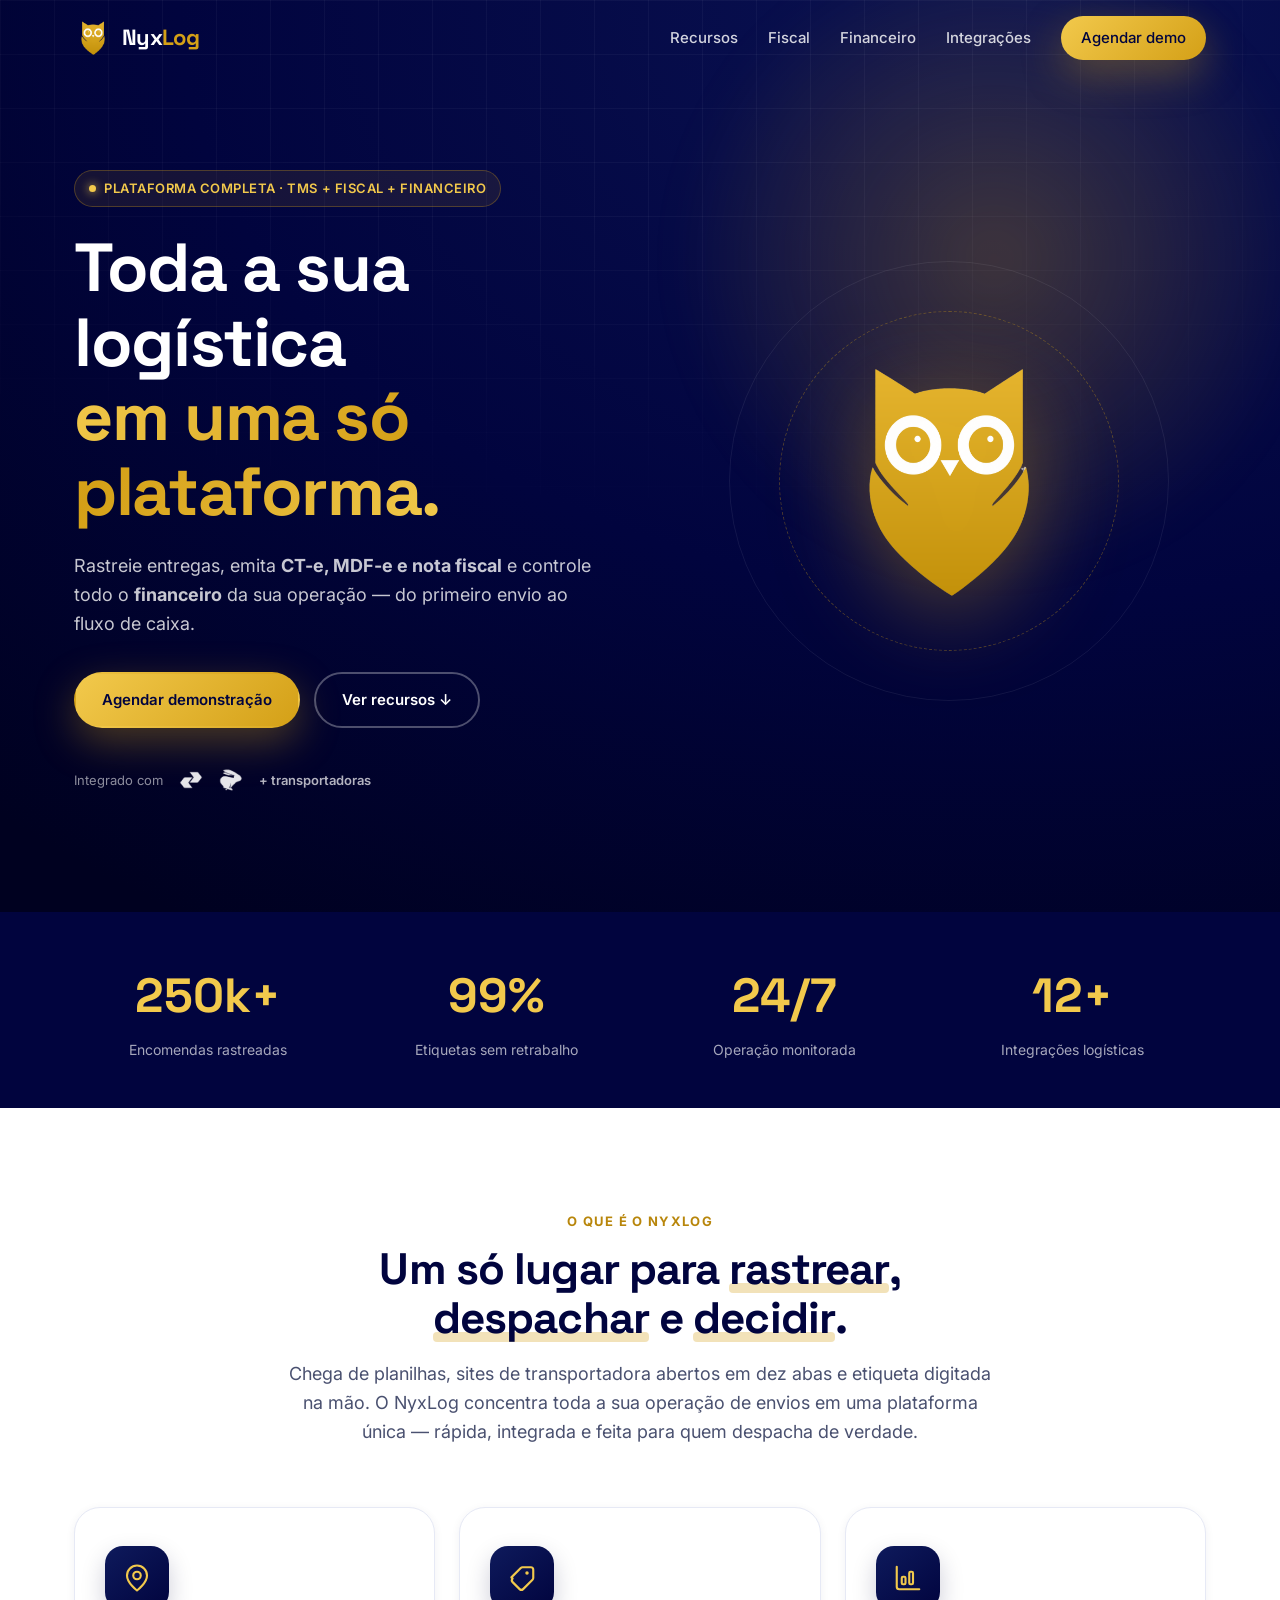
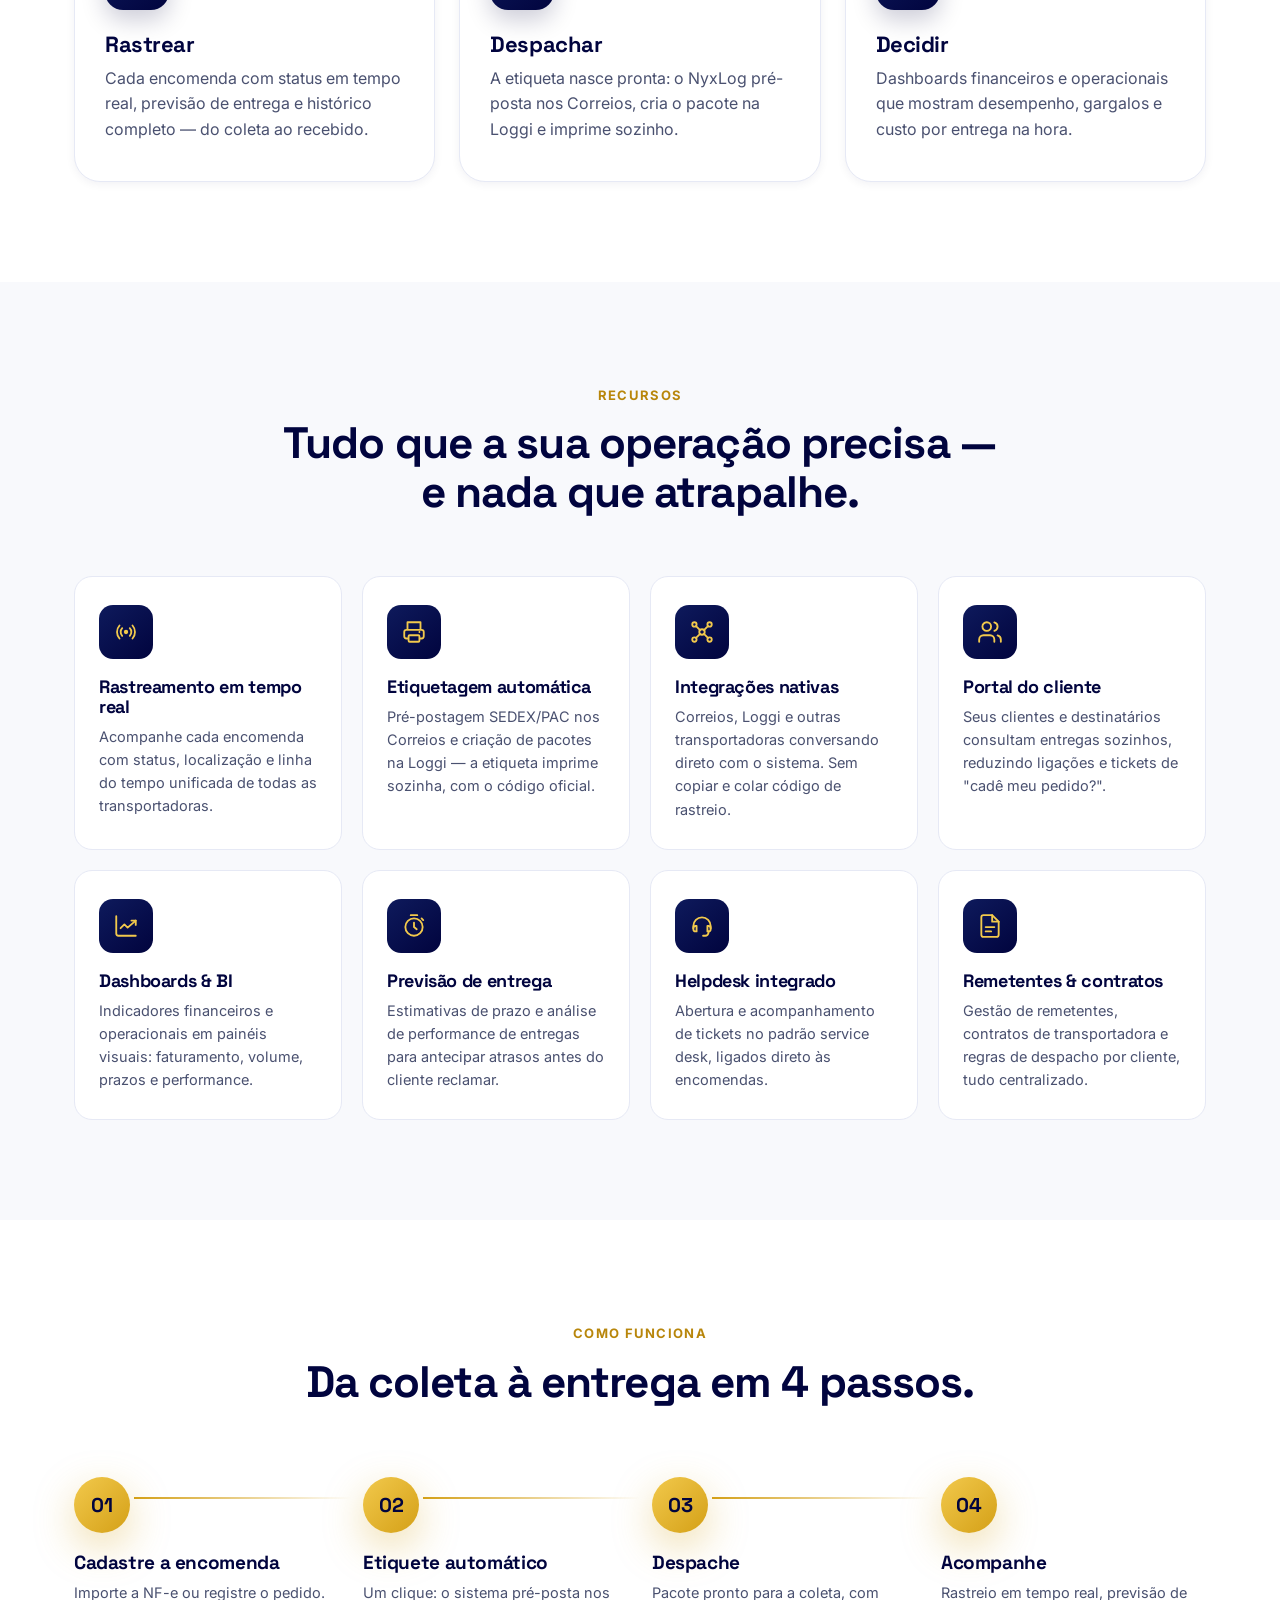
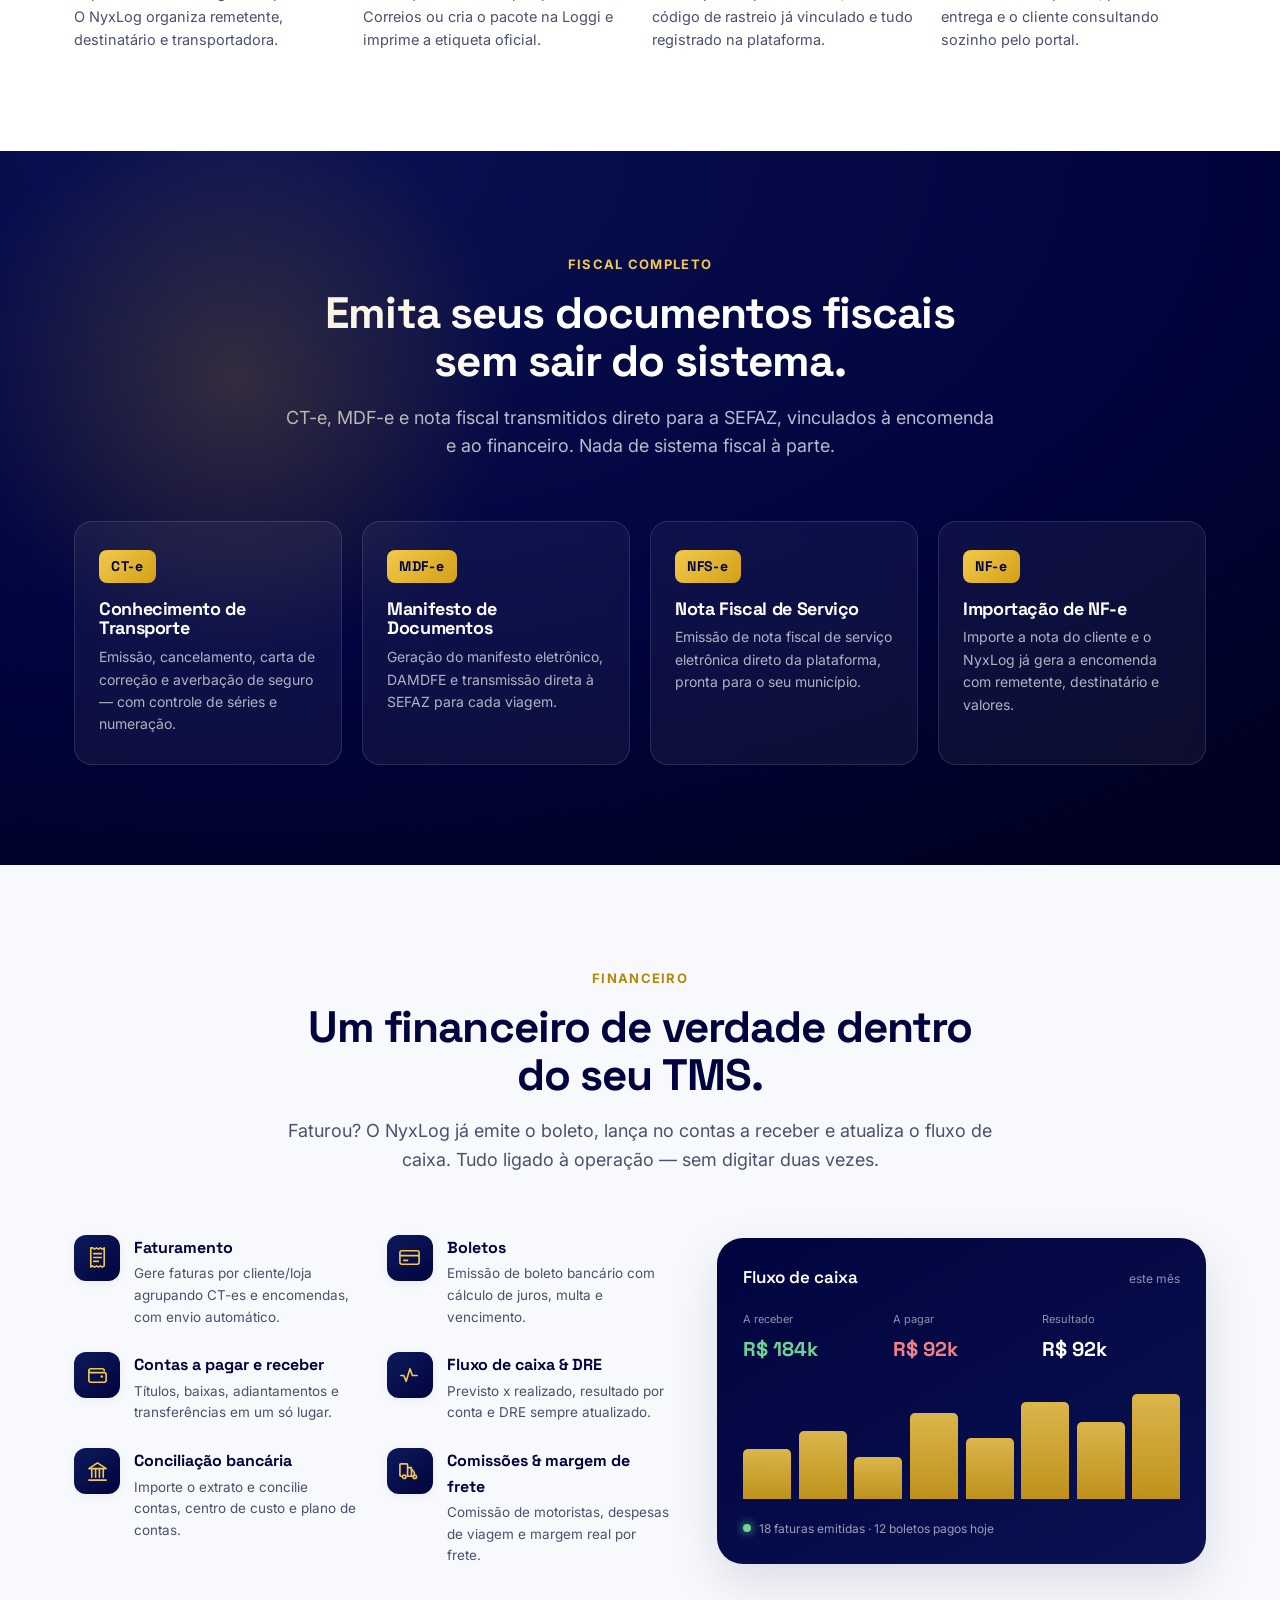
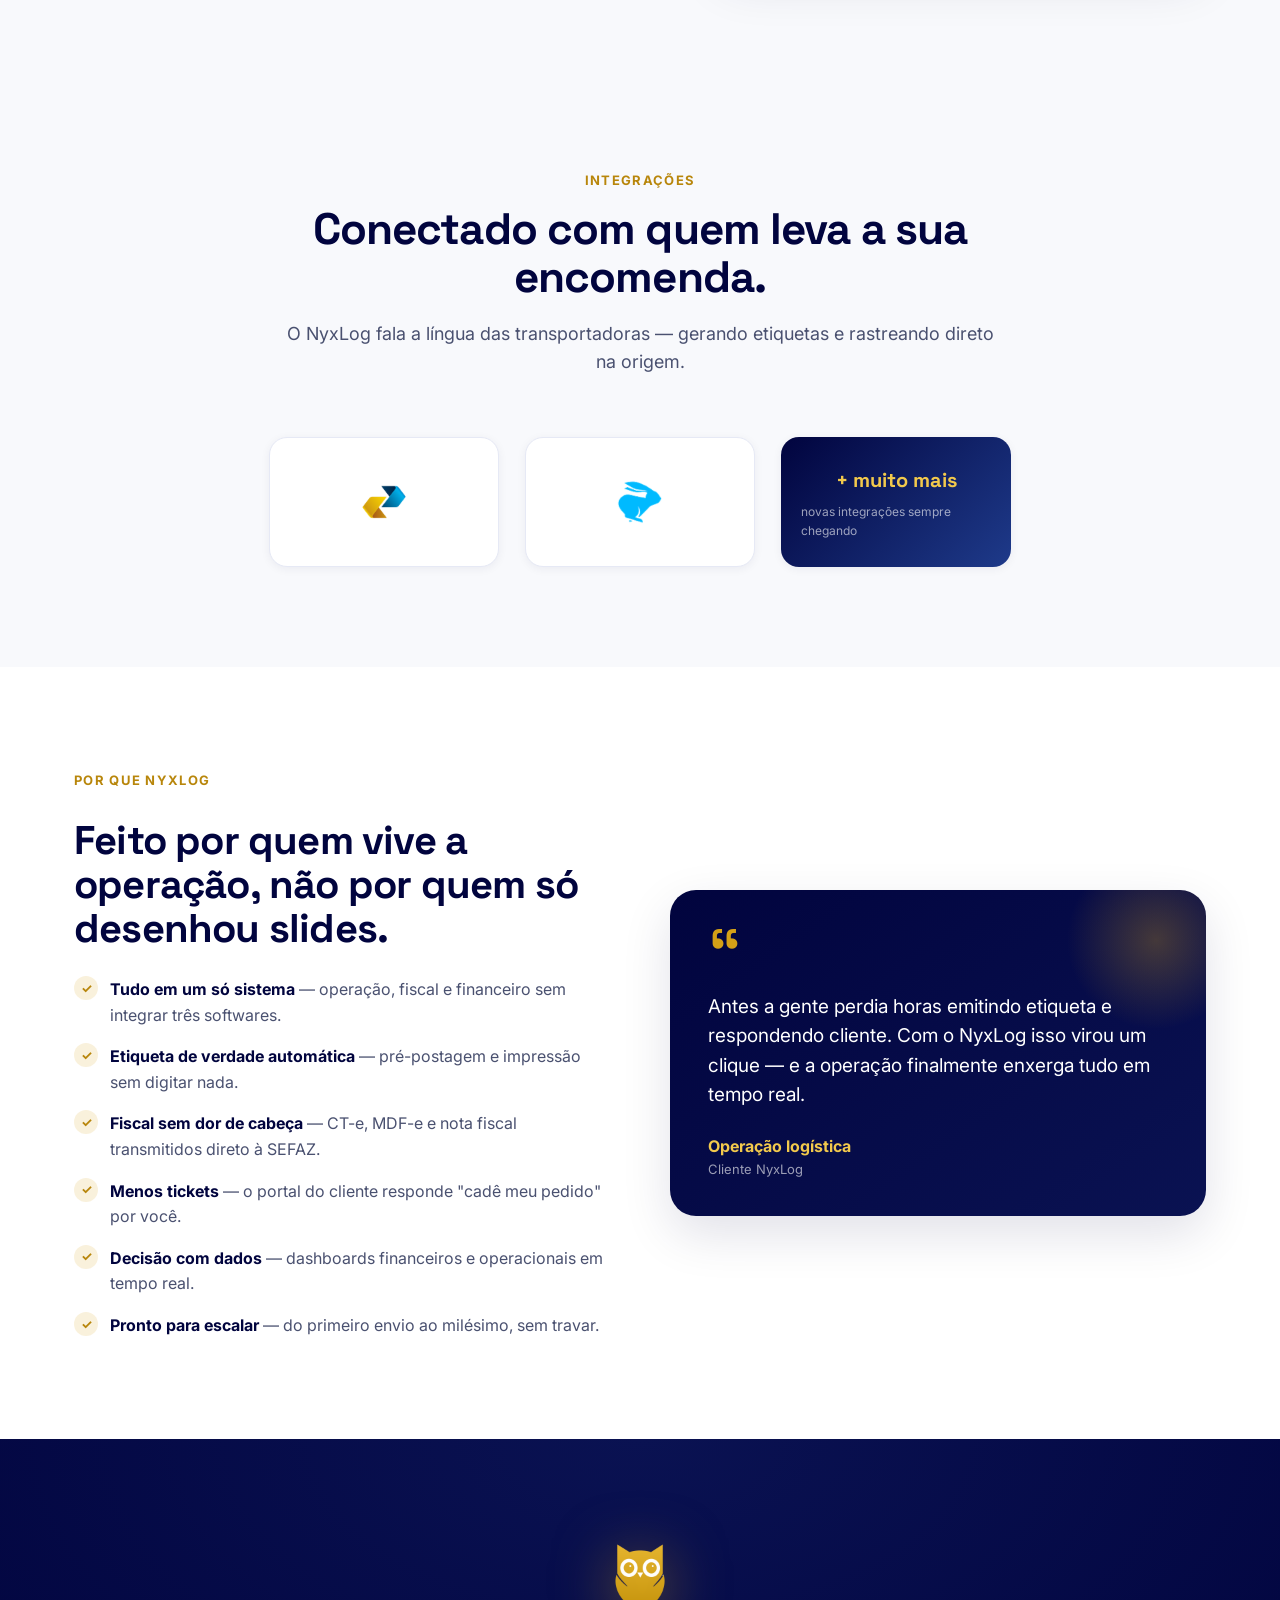
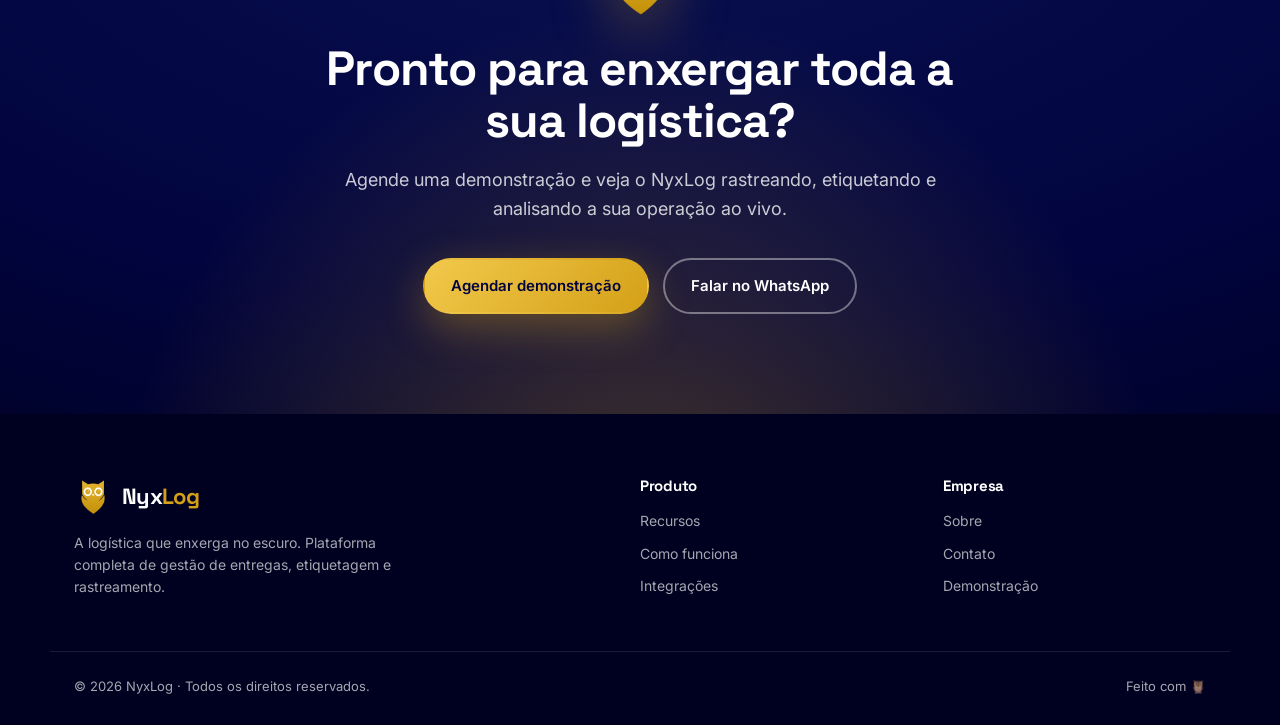
<file: index.html>
<!DOCTYPE html>
<html lang="pt-BR">
<head>
  <meta charset="UTF-8" />
  <meta name="viewport" content="width=device-width, initial-scale=1.0" />
  <title>NyxLog — Plataforma de Gestão Logística que enxerga no escuro</title>
  <meta name="description" content="NyxLog é o TMS que rastreia, despacha e decide por você. Etiquetagem automática nos Correios e Loggi, portal do cliente, dashboards e previsão de entrega." />

  <!-- Open Graph -->
  <meta property="og:title" content="NyxLog — Gestão Logística inteligente" />
  <meta property="og:description" content="Rastreie, despache e decida. Etiquetas automáticas, integração com transportadoras, dashboards e portal do cliente." />
  <meta property="og:type" content="website" />
  <meta property="og:url" content="https://www.nyxlog.com.br/" />
  <meta property="og:site_name" content="NyxLog" />
  <meta property="og:locale" content="pt_BR" />
  <meta property="og:image" content="https://www.nyxlog.com.br/assets/owl-gold.png" />

  <link rel="canonical" href="https://www.nyxlog.com.br/" />
  <script type="application/ld+json">
  {
    "@context": "https://schema.org",
    "@type": "Organization",
    "name": "NyxLog",
    "url": "https://www.nyxlog.com.br/",
    "logo": "https://www.nyxlog.com.br/assets/owl-gold.png",
    "description": "Plataforma de gestão logística: rastreamento, etiquetagem automática, fiscal (CT-e, MDF-e, NFS-e) e financeiro."
  }
  </script>

  <link rel="icon" href="assets/favicon.png" type="image/png" />
  <link rel="preconnect" href="https://fonts.googleapis.com" />
  <link rel="preconnect" href="https://fonts.gstatic.com" crossorigin />
  <link href="https://fonts.googleapis.com/css2?family=Inter:wght@400;500;600;700&family=Space+Grotesk:wght@500;600;700&display=swap" rel="stylesheet" />
  <link rel="stylesheet" href="styles.css" />
</head>
<body>

  <!-- ===================== HEADER ===================== -->
  <header class="site-header" id="header">
    <div class="container header-inner">
      <a href="#hero" class="brand" aria-label="NyxLog - início">
        <img src="assets/owl-gold.png" alt="" class="brand-owl" />
        <span class="brand-name">Nyx<span class="brand-accent">Log</span></span>
      </a>

      <nav class="nav" id="nav">
        <a href="#recursos">Recursos</a>
        <a href="#fiscal">Fiscal</a>
        <a href="#financeiro">Financeiro</a>
        <a href="#integracoes">Integrações</a>
        <a href="#contato" class="nav-cta">Agendar demo</a>
      </nav>

      <button class="menu-toggle" id="menuToggle" aria-label="Abrir menu">
        <span></span><span></span><span></span>
      </button>
    </div>
  </header>

  <!-- ===================== HERO ===================== -->
  <section class="hero" id="hero">
    <div class="hero-glow"></div>
    <div class="hero-grid"></div>
    <div class="container hero-inner">
      <div class="hero-copy">
        <span class="eyebrow"><span class="dot"></span> Plataforma completa · TMS + Fiscal + Financeiro</span>
        <h1>Toda a sua logística<br><span class="grad">em uma só plataforma.</span></h1>
        <p class="hero-sub">
          Rastreie entregas, emita <b>CT-e, MDF-e e nota fiscal</b> e controle
          todo o <b>financeiro</b> da sua operação — do primeiro envio ao fluxo de caixa.
        </p>
        <div class="hero-actions">
          <a href="#contato" class="btn btn-gold">Agendar demonstração</a>
          <a href="#recursos" class="btn btn-ghost">Ver recursos ↓</a>
        </div>
        <div class="hero-trust">
          <span>Integrado com</span>
          <img src="assets/correios.png" alt="Correios" />
          <img src="assets/loggi.png" alt="Loggi" />
          <span class="more">+ transportadoras</span>
        </div>
      </div>

      <div class="hero-visual">
        <div class="owl-stage">
          <div class="owl-ring"></div>
          <div class="owl-ring ring2"></div>
          <img src="assets/owl-gold.png" alt="Coruja NyxLog" class="hero-owl" />
        </div>
      </div>
    </div>
  </section>

  <!-- ===================== STATS ===================== -->
  <section class="stats">
    <div class="container stats-grid">
      <div class="stat"><div class="stat-num" data-target="250" data-suffix="k+">0</div><div class="stat-label">Encomendas rastreadas</div></div>
      <div class="stat"><div class="stat-num" data-target="99" data-suffix="%">0</div><div class="stat-label">Etiquetas sem retrabalho</div></div>
      <div class="stat"><div class="stat-num" data-target="24" data-suffix="/7">0</div><div class="stat-label">Operação monitorada</div></div>
      <div class="stat"><div class="stat-num" data-target="12" data-suffix="+">0</div><div class="stat-label">Integrações logísticas</div></div>
    </div>
  </section>

  <!-- ===================== PRODUTO ===================== -->
  <section class="section" id="produto">
    <div class="container">
      <div class="section-head">
        <span class="kicker">O que é o NyxLog</span>
        <h2>Um só lugar para <span class="u">rastrear</span>, <span class="u">despachar</span> e <span class="u">decidir</span>.</h2>
        <p class="lead">
          Chega de planilhas, sites de transportadora abertos em dez abas e etiqueta
          digitada na mão. O NyxLog concentra toda a sua operação de envios em uma
          plataforma única — rápida, integrada e feita para quem despacha de verdade.
        </p>
      </div>

      <div class="pillars">
        <article class="pillar">
          <div class="pillar-ico"><svg viewBox="0 0 24 24" fill="none" stroke="currentColor" stroke-width="1.7" stroke-linecap="round" stroke-linejoin="round"><path d="M20 10c0 6-8 12-8 12s-8-6-8-12a8 8 0 0 1 16 0Z"/><circle cx="12" cy="10" r="3"/></svg></div>
          <h3>Rastrear</h3>
          <p>Cada encomenda com status em tempo real, previsão de entrega e histórico completo — do coleta ao recebido.</p>
        </article>
        <article class="pillar">
          <div class="pillar-ico"><svg viewBox="0 0 24 24" fill="none" stroke="currentColor" stroke-width="1.7" stroke-linecap="round" stroke-linejoin="round"><path d="M3.5 11.5 11 4a2 2 0 0 1 1.4-.6H19a2 2 0 0 1 2 2v6.6a2 2 0 0 1-.6 1.4l-7.5 7.5a2 2 0 0 1-2.8 0l-5.6-5.6a2 2 0 0 1 0-2.8Z"/><circle cx="16" cy="8" r="1.4" fill="currentColor" stroke="none"/></svg></div>
          <h3>Despachar</h3>
          <p>A etiqueta nasce pronta: o NyxLog pré-posta nos Correios, cria o pacote na Loggi e imprime sozinho.</p>
        </article>
        <article class="pillar">
          <div class="pillar-ico"><svg viewBox="0 0 24 24" fill="none" stroke="currentColor" stroke-width="1.7" stroke-linecap="round" stroke-linejoin="round"><path d="M3 3v16a2 2 0 0 0 2 2h16"/><rect x="7" y="11" width="3" height="6" rx="1"/><rect x="13" y="7" width="3" height="10" rx="1"/></svg></div>
          <h3>Decidir</h3>
          <p>Dashboards financeiros e operacionais que mostram desempenho, gargalos e custo por entrega na hora.</p>
        </article>
      </div>
    </div>
  </section>

  <!-- ===================== RECURSOS ===================== -->
  <section class="section section-alt" id="recursos">
    <div class="container">
      <div class="section-head">
        <span class="kicker">Recursos</span>
        <h2>Tudo que a sua operação precisa — e nada que atrapalhe.</h2>
      </div>

      <div class="features">
        <article class="feature">
          <div class="feat-ico"><svg viewBox="0 0 24 24" fill="none" stroke="currentColor" stroke-width="1.7" stroke-linecap="round" stroke-linejoin="round"><circle cx="12" cy="12" r="2" fill="currentColor" stroke="none"/><path d="M8.5 8.5a5 5 0 0 0 0 7M15.5 15.5a5 5 0 0 0 0-7M6 6a9 9 0 0 0 0 12M18 18a9 9 0 0 0 0-12"/></svg></div>
          <h3>Rastreamento em tempo real</h3>
          <p>Acompanhe cada encomenda com status, localização e linha do tempo unificada de todas as transportadoras.</p>
        </article>
        <article class="feature">
          <div class="feat-ico"><svg viewBox="0 0 24 24" fill="none" stroke="currentColor" stroke-width="1.7" stroke-linecap="round" stroke-linejoin="round"><path d="M6 9V3h12v6"/><path d="M6 18H5a2 2 0 0 1-2-2v-4a2 2 0 0 1 2-2h14a2 2 0 0 1 2 2v4a2 2 0 0 1-2 2h-1"/><rect x="7" y="15" width="10" height="6" rx="1"/><path d="M17 12h.01"/></svg></div>
          <h3>Etiquetagem automática</h3>
          <p>Pré-postagem SEDEX/PAC nos Correios e criação de pacotes na Loggi — a etiqueta imprime sozinha, com o código oficial.</p>
        </article>
        <article class="feature">
          <div class="feat-ico"><svg viewBox="0 0 24 24" fill="none" stroke="currentColor" stroke-width="1.7" stroke-linecap="round" stroke-linejoin="round"><circle cx="12" cy="12" r="2.5"/><circle cx="5" cy="5" r="2"/><circle cx="19" cy="5" r="2"/><circle cx="5" cy="19" r="2"/><circle cx="19" cy="19" r="2"/><path d="m6.5 6.5 3.7 3.7M17.5 6.5l-3.7 3.7M6.5 17.5l3.7-3.7M17.5 17.5l-3.7-3.7"/></svg></div>
          <h3>Integrações nativas</h3>
          <p>Correios, Loggi e outras transportadoras conversando direto com o sistema. Sem copiar e colar código de rastreio.</p>
        </article>
        <article class="feature">
          <div class="feat-ico"><svg viewBox="0 0 24 24" fill="none" stroke="currentColor" stroke-width="1.7" stroke-linecap="round" stroke-linejoin="round"><path d="M16 21v-2a4 4 0 0 0-4-4H6a4 4 0 0 0-4 4v2"/><circle cx="9" cy="7" r="4"/><path d="M22 21v-2a4 4 0 0 0-3-3.87"/><path d="M16 3.13a4 4 0 0 1 0 7.75"/></svg></div>
          <h3>Portal do cliente</h3>
          <p>Seus clientes e destinatários consultam entregas sozinhos, reduzindo ligações e tickets de "cadê meu pedido?".</p>
        </article>
        <article class="feature">
          <div class="feat-ico"><svg viewBox="0 0 24 24" fill="none" stroke="currentColor" stroke-width="1.7" stroke-linecap="round" stroke-linejoin="round"><path d="M3 3v16a2 2 0 0 0 2 2h16"/><path d="m7 14 3.5-3.5 3 3L21 7"/><path d="M21 11V7h-4"/></svg></div>
          <h3>Dashboards & BI</h3>
          <p>Indicadores financeiros e operacionais em painéis visuais: faturamento, volume, prazos e performance.</p>
        </article>
        <article class="feature">
          <div class="feat-ico"><svg viewBox="0 0 24 24" fill="none" stroke="currentColor" stroke-width="1.7" stroke-linecap="round" stroke-linejoin="round"><circle cx="12" cy="13" r="8"/><path d="M12 9v4l2.5 2"/><path d="M9 2h6"/><path d="m19 5 1.5 1.5"/></svg></div>
          <h3>Previsão de entrega</h3>
          <p>Estimativas de prazo e análise de performance de entregas para antecipar atrasos antes do cliente reclamar.</p>
        </article>
        <article class="feature">
          <div class="feat-ico"><svg viewBox="0 0 24 24" fill="none" stroke="currentColor" stroke-width="1.7" stroke-linecap="round" stroke-linejoin="round"><path d="M4 14v-2a8 8 0 0 1 16 0v2"/><path d="M20 15a2 2 0 0 1-2 2h-1v-5h1a2 2 0 0 1 2 2Z"/><path d="M4 15a2 2 0 0 0 2 2h1v-5H6a2 2 0 0 0-2 2Z"/><path d="M18 17v1a3 3 0 0 1-3 3h-2"/></svg></div>
          <h3>Helpdesk integrado</h3>
          <p>Abertura e acompanhamento de tickets no padrão service desk, ligados direto às encomendas.</p>
        </article>
        <article class="feature">
          <div class="feat-ico"><svg viewBox="0 0 24 24" fill="none" stroke="currentColor" stroke-width="1.7" stroke-linecap="round" stroke-linejoin="round"><path d="M14 2H6a2 2 0 0 0-2 2v16a2 2 0 0 0 2 2h12a2 2 0 0 0 2-2V8Z"/><path d="M14 2v6h6"/><path d="M8 13h8M8 17h5"/></svg></div>
          <h3>Remetentes & contratos</h3>
          <p>Gestão de remetentes, contratos de transportadora e regras de despacho por cliente, tudo centralizado.</p>
        </article>
      </div>
    </div>
  </section>

  <!-- ===================== COMO FUNCIONA ===================== -->
  <section class="section" id="como">
    <div class="container">
      <div class="section-head">
        <span class="kicker">Como funciona</span>
        <h2>Da coleta à entrega em 4 passos.</h2>
      </div>

      <div class="steps">
        <div class="step">
          <div class="step-num">01</div>
          <h3>Cadastre a encomenda</h3>
          <p>Importe a NF-e ou registre o pedido. O NyxLog organiza remetente, destinatário e transportadora.</p>
        </div>
        <div class="step">
          <div class="step-num">02</div>
          <h3>Etiquete automático</h3>
          <p>Um clique: o sistema pré-posta nos Correios ou cria o pacote na Loggi e imprime a etiqueta oficial.</p>
        </div>
        <div class="step">
          <div class="step-num">03</div>
          <h3>Despache</h3>
          <p>Pacote pronto para a coleta, com código de rastreio já vinculado e tudo registrado na plataforma.</p>
        </div>
        <div class="step">
          <div class="step-num">04</div>
          <h3>Acompanhe</h3>
          <p>Rastreio em tempo real, previsão de entrega e o cliente consultando sozinho pelo portal.</p>
        </div>
      </div>
    </div>
  </section>

  <!-- ===================== FISCAL ===================== -->
  <section class="fiscal" id="fiscal">
    <div class="fiscal-glow"></div>
    <div class="container">
      <div class="section-head section-head-light">
        <span class="kicker kicker-gold">Fiscal completo</span>
        <h2>Emita seus documentos fiscais <br>sem sair do sistema.</h2>
        <p class="lead lead-light">
          CT-e, MDF-e e nota fiscal transmitidos direto para a SEFAZ, vinculados
          à encomenda e ao financeiro. Nada de sistema fiscal à parte.
        </p>
      </div>

      <div class="fiscal-grid">
        <article class="fiscal-card">
          <div class="fiscal-tag">CT-e</div>
          <h3>Conhecimento de Transporte</h3>
          <p>Emissão, cancelamento, carta de correção e averbação de seguro — com controle de séries e numeração.</p>
        </article>
        <article class="fiscal-card">
          <div class="fiscal-tag">MDF-e</div>
          <h3>Manifesto de Documentos</h3>
          <p>Geração do manifesto eletrônico, DAMDFE e transmissão direta à SEFAZ para cada viagem.</p>
        </article>
        <article class="fiscal-card">
          <div class="fiscal-tag">NFS-e</div>
          <h3>Nota Fiscal de Serviço</h3>
          <p>Emissão de nota fiscal de serviço eletrônica direto da plataforma, pronta para o seu município.</p>
        </article>
        <article class="fiscal-card">
          <div class="fiscal-tag">NF-e</div>
          <h3>Importação de NF-e</h3>
          <p>Importe a nota do cliente e o NyxLog já gera a encomenda com remetente, destinatário e valores.</p>
        </article>
      </div>
    </div>
  </section>

  <!-- ===================== FINANCEIRO ===================== -->
  <section class="section section-alt" id="financeiro">
    <div class="container">
      <div class="section-head">
        <span class="kicker">Financeiro</span>
        <h2>Um financeiro de verdade dentro do seu TMS.</h2>
        <p class="lead">Faturou? O NyxLog já emite o boleto, lança no contas a receber e atualiza o fluxo de caixa. Tudo ligado à operação — sem digitar duas vezes.</p>
      </div>

      <div class="fin-wrap">
        <div class="fin-list">
          <div class="fin-item"><span class="fin-ico"><svg viewBox="0 0 24 24" fill="none" stroke="currentColor" stroke-width="1.7" stroke-linecap="round" stroke-linejoin="round"><path d="M5 2v20l2-1.3L9 22l2-1.3L13 22l2-1.3L17 22l2-1.3V2l-2 1.3L15 2l-2 1.3L11 2 9 3.3 7 2Z"/><path d="M8 8h8M8 12h8M8 16h5"/></svg></span><div><b>Faturamento</b><p>Gere faturas por cliente/loja agrupando CT-es e encomendas, com envio automático.</p></div></div>
          <div class="fin-item"><span class="fin-ico"><svg viewBox="0 0 24 24" fill="none" stroke="currentColor" stroke-width="1.7" stroke-linecap="round" stroke-linejoin="round"><rect x="2" y="5" width="20" height="14" rx="2"/><path d="M2 10h20"/><path d="M6 15h4"/></svg></span><div><b>Boletos</b><p>Emissão de boleto bancário com cálculo de juros, multa e vencimento.</p></div></div>
          <div class="fin-item"><span class="fin-ico"><svg viewBox="0 0 24 24" fill="none" stroke="currentColor" stroke-width="1.7" stroke-linecap="round" stroke-linejoin="round"><path d="M3 7a2 2 0 0 1 2-2h12a2 2 0 0 1 2 2"/><path d="M3 7v10a2 2 0 0 0 2 2h14a2 2 0 0 0 2-2v-6a2 2 0 0 0-2-2H5a2 2 0 0 1-2-2Z"/><circle cx="16.5" cy="13" r="1.3" fill="currentColor" stroke="none"/></svg></span><div><b>Contas a pagar e receber</b><p>Títulos, baixas, adiantamentos e transferências em um só lugar.</p></div></div>
          <div class="fin-item"><span class="fin-ico"><svg viewBox="0 0 24 24" fill="none" stroke="currentColor" stroke-width="1.7" stroke-linecap="round" stroke-linejoin="round"><path d="M3 12h3l2.5 6 4-13 2.5 7h5"/></svg></span><div><b>Fluxo de caixa & DRE</b><p>Previsto x realizado, resultado por conta e DRE sempre atualizado.</p></div></div>
          <div class="fin-item"><span class="fin-ico"><svg viewBox="0 0 24 24" fill="none" stroke="currentColor" stroke-width="1.7" stroke-linecap="round" stroke-linejoin="round"><path d="m3 9 9-6 9 6"/><path d="M4 9h16"/><path d="M6 9v9M10 9v9M14 9v9M18 9v9"/><path d="M3 21h18"/></svg></span><div><b>Conciliação bancária</b><p>Importe o extrato e concilie contas, centro de custo e plano de contas.</p></div></div>
          <div class="fin-item"><span class="fin-ico"><svg viewBox="0 0 24 24" fill="none" stroke="currentColor" stroke-width="1.7" stroke-linecap="round" stroke-linejoin="round"><path d="M10 17V5a1 1 0 0 0-1-1H3a1 1 0 0 0-1 1v11a1 1 0 0 0 1 1h1"/><path d="M14 17h-4"/><path d="M15 17h1a1 1 0 0 0 1-1v-3l-2.5-3H14"/><path d="M10 8h4v9"/><circle cx="6.5" cy="17.5" r="1.8"/><circle cx="17.5" cy="17.5" r="1.8"/></svg></span><div><b>Comissões & margem de frete</b><p>Comissão de motoristas, despesas de viagem e margem real por frete.</p></div></div>
        </div>

        <div class="fin-visual">
          <div class="fin-dash">
            <div class="fin-dash-head"><span>Fluxo de caixa</span><em>este mês</em></div>
            <div class="fin-kpis">
              <div><small>A receber</small><strong class="up">R$ 184k</strong></div>
              <div><small>A pagar</small><strong class="down">R$ 92k</strong></div>
              <div><small>Resultado</small><strong>R$ 92k</strong></div>
            </div>
            <div class="fin-chart">
              <span style="--h:45%"></span><span style="--h:62%"></span><span style="--h:38%"></span>
              <span style="--h:78%"></span><span style="--h:55%"></span><span style="--h:88%"></span>
              <span style="--h:70%"></span><span style="--h:95%"></span>
            </div>
            <div class="fin-dash-foot"><span class="pulse-ok"></span> 18 faturas emitidas · 12 boletos pagos hoje</div>
          </div>
        </div>
      </div>
    </div>
  </section>

  <!-- ===================== INTEGRAÇÕES ===================== -->
  <section class="section section-alt" id="integracoes">
    <div class="container">
      <div class="section-head">
        <span class="kicker">Integrações</span>
        <h2>Conectado com quem leva a sua encomenda.</h2>
        <p class="lead">O NyxLog fala a língua das transportadoras — gerando etiquetas e rastreando direto na origem.</p>
      </div>
      <div class="integra-logos">
        <div class="integra-card"><img src="assets/correios.png" alt="Correios" /></div>
        <div class="integra-card"><img src="assets/loggi.png" alt="Loggi" /></div>
        <div class="integra-card more-card"><span>+ muito mais</span><small>novas integrações sempre chegando</small></div>
      </div>
    </div>
  </section>

  <!-- ===================== DIFERENCIAIS ===================== -->
  <section class="section">
    <div class="container why-wrap">
      <div class="why-copy">
        <span class="kicker">Por que NyxLog</span>
        <h2>Feito por quem vive a operação, não por quem só desenhou slides.</h2>
        <ul class="why-list">
          <li><b>Tudo em um só sistema</b> — operação, fiscal e financeiro sem integrar três softwares.</li>
          <li><b>Etiqueta de verdade automática</b> — pré-postagem e impressão sem digitar nada.</li>
          <li><b>Fiscal sem dor de cabeça</b> — CT-e, MDF-e e nota fiscal transmitidos direto à SEFAZ.</li>
          <li><b>Menos tickets</b> — o portal do cliente responde "cadê meu pedido" por você.</li>
          <li><b>Decisão com dados</b> — dashboards financeiros e operacionais em tempo real.</li>
          <li><b>Pronto para escalar</b> — do primeiro envio ao milésimo, sem travar.</li>
        </ul>
      </div>
      <div class="why-visual">
        <blockquote class="quote">
          <div class="quote-mark">“</div>
          <p>Antes a gente perdia horas emitindo etiqueta e respondendo cliente. Com o NyxLog isso virou um clique — e a operação finalmente enxerga tudo em tempo real.</p>
          <footer><b>Operação logística</b><span>Cliente NyxLog</span></footer>
        </blockquote>
      </div>
    </div>
  </section>

  <!-- ===================== CTA / CONTATO ===================== -->
  <section class="cta" id="contato">
    <div class="cta-glow"></div>
    <div class="container cta-inner">
      <img src="assets/owl-gold.png" alt="" class="cta-owl" />
      <h2>Pronto para enxergar toda a sua logística?</h2>
      <p>Agende uma demonstração e veja o NyxLog rastreando, etiquetando e analisando a sua operação ao vivo.</p>
      <div class="cta-actions">
        <a href="mailto:igor@nyxlog.com.br?subject=Quero%20uma%20demonstra%C3%A7%C3%A3o%20do%20NyxLog" class="btn btn-gold">Agendar demonstração</a>
        <a href="https://wa.me/5511987356382?text=Ol%C3%A1!%20Quero%20conhecer%20o%20NyxLog" class="btn btn-outline" target="_blank" rel="noopener">Falar no WhatsApp</a>
      </div>
    </div>
  </section>

  <!-- ===================== FOOTER ===================== -->
  <footer class="footer">
    <div class="container footer-inner">
      <div class="footer-brand">
        <a href="#hero" class="brand">
          <img src="assets/owl-gold.png" alt="" class="brand-owl" />
          <span class="brand-name">Nyx<span class="brand-accent">Log</span></span>
        </a>
        <p>A logística que enxerga no escuro. Plataforma completa de gestão de entregas, etiquetagem e rastreamento.</p>
      </div>
      <div class="footer-col">
        <h4>Produto</h4>
        <a href="#recursos">Recursos</a>
        <a href="#como">Como funciona</a>
        <a href="#integracoes">Integrações</a>
      </div>
      <div class="footer-col">
        <h4>Empresa</h4>
        <a href="#produto">Sobre</a>
        <a href="#contato">Contato</a>
        <a href="#contato">Demonstração</a>
      </div>
    </div>
    <div class="container footer-bottom">
      <span>© <span id="year"></span> NyxLog · Todos os direitos reservados.</span>
      <span class="made">Feito com 🦉</span>
    </div>
  </footer>

  <script src="script.js"></script>
</body>
</html>
</file>
<file: styles.css>
/* ============================================================
   NyxLog — Site institucional
   Identidade: marinho profundo + dourado · mascote coruja
   ============================================================ */

:root {
  --ink:        #01043e;   /* marinho profundo */
  --ink-2:      #1e3a8a;   /* azul marca */
  --ink-soft:   #4a5170;
  --ink-mute:   #6b7394;

  --gold:       #d4a017;
  --gold-bright:#f2c94c;
  --gold-deep:  #b8860b;

  --surface:    #ffffff;
  --surface-1:  #f8f9fc;
  --surface-2:  #eef1fb;
  --border:     #e6e9f5;

  --ok:         #1e8449;

  --radius:     18px;
  --radius-lg:  26px;
  --shadow-sm:  0 2px 10px rgba(1,4,62,.06);
  --shadow-md:  0 18px 50px rgba(1,4,62,.12);
  --shadow-gold:0 14px 40px rgba(212,160,23,.35);

  --font-display: 'Space Grotesk', system-ui, sans-serif;
  --font-body:    'Inter', system-ui, -apple-system, sans-serif;
  --maxw: 1180px;
}

* { box-sizing: border-box; margin: 0; padding: 0; }
html { scroll-behavior: smooth; overflow-x: hidden; }
body {
  font-family: var(--font-body);
  color: var(--ink);
  background: var(--surface);
  line-height: 1.6;
  -webkit-font-smoothing: antialiased;
  overflow-x: hidden;
}
a { text-decoration: none; color: inherit; }
img { display: block; max-width: 100%; }
h1, h2, h3, h4 { font-family: var(--font-display); line-height: 1.1; letter-spacing: -.02em; }

.container { width: 100%; max-width: var(--maxw); margin: 0 auto; padding: 0 24px; }

/* ===================== BUTTONS ===================== */
.btn {
  display: inline-flex; align-items: center; justify-content: center;
  gap: 8px; font-weight: 600; font-size: 15px;
  padding: 14px 26px; border-radius: 999px;
  cursor: pointer; border: 2px solid transparent;
  transition: transform .2s ease, box-shadow .2s ease, background .2s ease, color .2s ease;
  white-space: nowrap;
}
.btn-gold {
  background: linear-gradient(135deg, var(--gold-bright), var(--gold));
  color: var(--ink); box-shadow: var(--shadow-gold);
}
.btn-gold:hover { transform: translateY(-3px); box-shadow: 0 20px 50px rgba(212,160,23,.5); }
.btn-ghost { background: transparent; color: #fff; border-color: rgba(255,255,255,.3); }
.btn-ghost:hover { background: rgba(255,255,255,.1); border-color: rgba(255,255,255,.6); }
.btn-outline { background: transparent; color: var(--ink); border-color: var(--ink); }
.btn-outline:hover { background: var(--ink); color: #fff; transform: translateY(-3px); }

/* ===================== HEADER ===================== */
.site-header {
  position: fixed; top: 0; left: 0; right: 0; z-index: 100;
  padding: 16px 0;
  transition: background .3s ease, box-shadow .3s ease, padding .3s ease;
}
.site-header.scrolled {
  background: rgba(255,255,255,.85);
  backdrop-filter: blur(14px);
  box-shadow: var(--shadow-sm);
  padding: 10px 0;
}
.header-inner { display: flex; align-items: center; justify-content: space-between; }
.brand { display: flex; align-items: center; gap: 10px; }
.brand-owl { width: 38px; height: 38px; object-fit: contain; }
.brand-name {
  font-family: var(--font-display); font-weight: 700; font-size: 22px;
  color: #fff; letter-spacing: -.03em; transition: color .3s ease;
}
.brand-accent { color: var(--gold); }
.site-header.scrolled .brand-name { color: var(--ink); }

.nav { display: flex; align-items: center; gap: 30px; }
.nav a { font-weight: 500; font-size: 15px; color: rgba(255,255,255,.82); transition: color .2s ease; }
.nav a:hover { color: #fff; }
.site-header.scrolled .nav a { color: var(--ink-soft); }
.site-header.scrolled .nav a:hover { color: var(--ink); }
.nav-cta {
  background: linear-gradient(135deg, var(--gold-bright), var(--gold));
  color: var(--ink) !important; padding: 10px 20px; border-radius: 999px; font-weight: 600;
  box-shadow: var(--shadow-gold);
}
.nav-cta:hover { transform: translateY(-2px); }

.menu-toggle { display: none; position: relative; z-index: 101; flex-direction: column; gap: 5px; background: none; border: none; cursor: pointer; padding: 6px; }
.menu-toggle span { width: 26px; height: 2.5px; background: #fff; border-radius: 2px; transition: .3s; }
.site-header.scrolled .menu-toggle span { background: var(--ink); }

/* ===================== HERO ===================== */
.hero {
  position: relative; overflow: hidden;
  background: radial-gradient(120% 120% at 80% 0%, #0a1252 0%, #01043e 55%, #000120 100%);
  padding: 170px 0 120px;
  color: #fff;
}
.hero-glow {
  position: absolute; top: -10%; right: -5%; width: 700px; height: 700px;
  background: radial-gradient(circle, rgba(212,160,23,.28), transparent 65%);
  filter: blur(20px); pointer-events: none;
}
.hero-grid {
  position: absolute; inset: 0;
  background-image:
    linear-gradient(rgba(255,255,255,.04) 1px, transparent 1px),
    linear-gradient(90deg, rgba(255,255,255,.04) 1px, transparent 1px);
  background-size: 54px 54px;
  mask-image: radial-gradient(120% 80% at 50% 0%, #000 30%, transparent 75%);
  pointer-events: none;
}
.hero-inner {
  position: relative; z-index: 2;
  display: grid; grid-template-columns: 1.05fr .95fr; gap: 50px; align-items: center;
}
.eyebrow {
  display: inline-flex; align-items: center; gap: 8px;
  font-size: 13px; font-weight: 600; letter-spacing: .04em; text-transform: uppercase;
  color: var(--gold-bright);
  background: rgba(212,160,23,.1); border: 1px solid rgba(212,160,23,.3);
  padding: 7px 14px; border-radius: 999px; margin-bottom: 24px;
  max-width: 100%; flex-wrap: wrap;
}
.eyebrow .dot { width: 7px; height: 7px; border-radius: 50%; background: var(--gold-bright); box-shadow: 0 0 10px var(--gold-bright); animation: pulse 1.8s infinite; }
.hero h1 { font-size: clamp(42px, 6vw, 68px); font-weight: 700; margin-bottom: 22px; }
.grad { background: linear-gradient(120deg, var(--gold-bright), var(--gold), var(--gold-bright)); -webkit-background-clip: text; background-clip: text; color: transparent; }
.hero-sub { font-size: 18px; color: rgba(255,255,255,.78); max-width: 520px; margin-bottom: 34px; }
.hero-actions { display: flex; gap: 14px; flex-wrap: wrap; margin-bottom: 40px; }
.hero-trust { display: flex; align-items: center; gap: 16px; flex-wrap: wrap; font-size: 13px; color: rgba(255,255,255,.55); }
.hero-trust img { height: 24px; opacity: .9; filter: brightness(0) invert(1); }
.hero-trust .more { font-weight: 600; color: rgba(255,255,255,.7); }

/* Hero visual */
.hero-visual { position: relative; height: 480px; }
.owl-stage { position: absolute; inset: 0; display: flex; align-items: center; justify-content: center; }
.hero-owl { width: 260px; filter: drop-shadow(0 20px 50px rgba(212,160,23,.45)); animation: float 6s ease-in-out infinite; z-index: 2; }
.owl-ring { position: absolute; width: 340px; height: 340px; border: 1.5px dashed rgba(212,160,23,.35); border-radius: 50%; animation: spin 26s linear infinite; }
.owl-ring.ring2 { width: 440px; height: 440px; border-style: solid; border-color: rgba(255,255,255,.07); animation: spin 40s linear infinite reverse; }

.float-card {
  position: absolute; background: rgba(255,255,255,.08);
  border: 1px solid rgba(255,255,255,.14); backdrop-filter: blur(14px);
  border-radius: 16px; padding: 16px 18px; box-shadow: 0 20px 50px rgba(0,0,0,.35);
  z-index: 3; animation: float 5s ease-in-out infinite;
}
.card-track { top: 20px; left: -10px; width: 240px; animation-delay: .4s; }
.card-label { bottom: 22px; right: -12px; width: 190px; animation-delay: 1.1s; }
.fc-head { display: flex; align-items: center; gap: 8px; font-size: 13px; font-weight: 600; color: #fff; margin-bottom: 10px; }
.pulse { width: 9px; height: 9px; border-radius: 50%; background: var(--ok); box-shadow: 0 0 0 0 rgba(30,132,73,.6); animation: ring 1.6s infinite; }
.fc-code { font-family: var(--font-display); font-size: 15px; letter-spacing: .06em; color: var(--gold-bright); margin-bottom: 10px; }
.fc-bar { height: 6px; border-radius: 4px; background: rgba(255,255,255,.14); overflow: hidden; margin-bottom: 10px; }
.fc-bar i { display: block; height: 100%; width: 72%; background: linear-gradient(90deg, var(--gold), var(--gold-bright)); border-radius: 4px; animation: grow 3s ease-in-out infinite alternate; }
.fc-steps { font-size: 10.5px; color: rgba(255,255,255,.5); }
.fc-steps b { color: rgba(255,255,255,.8); font-weight: 500; }
.fc-mini { font-size: 12px; font-weight: 600; color: rgba(255,255,255,.75); margin-bottom: 10px; }
.fc-mini.gold { color: var(--gold-bright); margin: 10px 0 0; }
.fc-label-lines { display: flex; gap: 4px; align-items: flex-end; height: 42px; }
.fc-label-lines span { flex: 1; background: repeating-linear-gradient(90deg, #fff 0 2px, transparent 2px 4px); border-radius: 2px; height: 100%; opacity: .85; }
.fc-label-lines span:nth-child(2){height:70%}.fc-label-lines span:nth-child(3){height:90%}.fc-label-lines span:nth-child(4){height:60%}.fc-label-lines span:nth-child(5){height:80%}

/* ===================== STATS ===================== */
.stats { background: var(--ink); color: #fff; padding: 46px 0; }
.stats-grid { display: grid; grid-template-columns: repeat(4,1fr); gap: 20px; text-align: center; }
.stat-num { font-family: var(--font-display); font-size: clamp(34px, 4vw, 48px); font-weight: 700; color: var(--gold-bright); }
.stat-label { font-size: 14px; color: rgba(255,255,255,.65); margin-top: 4px; }

/* ===================== SECTIONS ===================== */
.section { padding: 100px 0; }
.section-alt { background: var(--surface-1); }
.section-head { max-width: 720px; margin: 0 auto 60px; text-align: center; }
.kicker {
  display: inline-block; font-size: 13px; font-weight: 700; letter-spacing: .1em;
  text-transform: uppercase; color: var(--gold-deep); margin-bottom: 14px;
}
.section-head h2 { font-size: clamp(30px, 4vw, 44px); font-weight: 700; margin-bottom: 18px; }
.section-head .u { position: relative; white-space: nowrap; }
.section-head .u::after { content: ""; position: absolute; left: 0; right: 0; bottom: 4px; height: 10px; background: rgba(212,160,23,.3); z-index: -1; border-radius: 4px; }
.lead { font-size: 18px; color: var(--ink-soft); }

/* Pillars */
.pillars { display: grid; grid-template-columns: repeat(3,1fr); gap: 24px; }
.pillar {
  background: var(--surface); border: 1px solid var(--border); border-radius: var(--radius-lg);
  padding: 38px 30px; box-shadow: var(--shadow-sm); transition: transform .3s, box-shadow .3s, border-color .3s;
}
.pillar:hover { transform: translateY(-6px); box-shadow: var(--shadow-md); border-color: rgba(212,160,23,.4); }
.pillar-ico { width: 64px; height: 64px; display: flex; align-items: center; justify-content: center; border-radius: 18px; background: linear-gradient(140deg, #0e1a5c, var(--ink)); color: var(--gold-bright); box-shadow: 0 10px 24px rgba(1,4,62,.2); margin-bottom: 22px; }
.pillar-ico svg { width: 30px; height: 30px; }
.pillar:hover .pillar-ico { box-shadow: 0 12px 28px rgba(212,160,23,.3); }
.pillar h3 { font-size: 22px; margin-bottom: 10px; }
.pillar p { color: var(--ink-soft); }

/* Features grid */
.features { display: grid; grid-template-columns: repeat(4,1fr); gap: 20px; }
.feature {
  background: var(--surface); border: 1px solid var(--border); border-radius: var(--radius);
  padding: 28px 24px; transition: transform .3s, box-shadow .3s, border-color .3s; position: relative; overflow: hidden;
}
.feature::before { content: ""; position: absolute; top: 0; left: 0; width: 100%; height: 3px; background: linear-gradient(90deg, var(--gold), var(--gold-bright)); transform: scaleX(0); transform-origin: left; transition: transform .3s; }
.feature:hover { transform: translateY(-6px); box-shadow: var(--shadow-md); border-color: transparent; }
.feature:hover::before { transform: scaleX(1); }
.feat-ico { width: 54px; height: 54px; display: flex; align-items: center; justify-content: center; border-radius: 14px; background: linear-gradient(140deg, #0e1a5c, var(--ink)); color: var(--gold-bright); margin-bottom: 18px; transition: box-shadow .3s; }
.feat-ico svg { width: 26px; height: 26px; }
.feature:hover .feat-ico { box-shadow: 0 10px 24px rgba(212,160,23,.3); }
.feature h3 { font-size: 18px; margin-bottom: 8px; }
.feature p { font-size: 14.5px; color: var(--ink-soft); }

/* Steps */
.steps { display: grid; grid-template-columns: repeat(4,1fr); gap: 24px; counter-reset: s; }
.step { position: relative; padding-top: 10px; }
.step::before { content: ""; position: absolute; top: 30px; left: 60px; right: -12px; height: 2px; background: linear-gradient(90deg, var(--gold), transparent); }
.step:last-child::before { display: none; }
.step-num { font-family: var(--font-display); font-size: 20px; font-weight: 700; color: var(--ink); width: 56px; height: 56px; display: flex; align-items: center; justify-content: center; border-radius: 50%; background: linear-gradient(135deg, var(--gold-bright), var(--gold)); box-shadow: var(--shadow-gold); margin-bottom: 20px; }
.step h3 { font-size: 19px; margin-bottom: 8px; }
.step p { font-size: 14.5px; color: var(--ink-soft); }

/* Integrações */
.integra-logos { display: flex; justify-content: center; gap: 26px; flex-wrap: wrap; }
.integra-card {
  background: var(--surface); border: 1px solid var(--border); border-radius: var(--radius);
  width: 230px; height: 130px; display: flex; flex-direction: column; align-items: center; justify-content: center;
  box-shadow: var(--shadow-sm); transition: transform .3s, box-shadow .3s; padding: 20px;
}
.integra-card:hover { transform: translateY(-6px); box-shadow: var(--shadow-md); }
.integra-card img { max-height: 48px; width: auto; object-fit: contain; }
.more-card { background: linear-gradient(135deg, var(--ink), var(--ink-2)); color: #fff; border: none; }
.more-card span { font-family: var(--font-display); font-size: 20px; font-weight: 700; color: var(--gold-bright); }
.more-card small { font-size: 12px; color: rgba(255,255,255,.6); margin-top: 6px; }

/* ===================== FISCAL ===================== */
.fiscal { position: relative; overflow: hidden; background: radial-gradient(120% 120% at 20% 0%, #0a1252, #01043e 60%, #000120); color: #fff; padding: 100px 0; }
.fiscal-glow { position: absolute; top: -10%; left: -5%; width: 600px; height: 600px; background: radial-gradient(circle, rgba(212,160,23,.22), transparent 65%); pointer-events: none; }
.section-head-light h2 { color: #fff; }
.kicker-gold { color: var(--gold-bright); }
.lead-light { color: rgba(255,255,255,.72); }
.fiscal-grid { position: relative; z-index: 2; display: grid; grid-template-columns: repeat(4,1fr); gap: 20px; }
.fiscal-card {
  background: rgba(255,255,255,.05); border: 1px solid rgba(255,255,255,.12); backdrop-filter: blur(10px);
  border-radius: var(--radius); padding: 28px 24px; transition: transform .3s, border-color .3s, background .3s;
}
.fiscal-card:hover { transform: translateY(-6px); border-color: rgba(212,160,23,.5); background: rgba(255,255,255,.08); }
.fiscal-tag { display: inline-block; font-family: var(--font-display); font-weight: 700; font-size: 14px; letter-spacing: .05em; color: var(--ink); background: linear-gradient(135deg, var(--gold-bright), var(--gold)); padding: 5px 12px; border-radius: 8px; margin-bottom: 16px; }
.fiscal-card h3 { font-size: 18px; margin-bottom: 8px; color: #fff; }
.fiscal-card p { font-size: 14px; color: rgba(255,255,255,.68); }

/* ===================== FINANCEIRO ===================== */
.fin-wrap { display: grid; grid-template-columns: 1.1fr .9fr; gap: 46px; align-items: center; }
.fin-list { display: grid; grid-template-columns: 1fr 1fr; gap: 24px 28px; }
.fin-item { display: flex; gap: 14px; }
.fin-ico { width: 46px; height: 46px; flex: 0 0 46px; display: flex; align-items: center; justify-content: center; border-radius: 12px; background: linear-gradient(140deg, #0e1a5c, var(--ink)); color: var(--gold-bright); box-shadow: var(--shadow-sm); }
.fin-ico svg { width: 23px; height: 23px; }
.fin-item b { display: block; font-family: var(--font-display); font-size: 16px; margin-bottom: 3px; }
.fin-item p { font-size: 13.5px; color: var(--ink-soft); }
.fin-dash { background: linear-gradient(150deg, var(--ink), #0a1252); color: #fff; border-radius: var(--radius-lg); padding: 26px; box-shadow: var(--shadow-md); }
.fin-dash-head { display: flex; justify-content: space-between; align-items: baseline; margin-bottom: 20px; }
.fin-dash-head span { font-family: var(--font-display); font-weight: 600; font-size: 17px; }
.fin-dash-head em { font-style: normal; font-size: 12px; color: rgba(255,255,255,.55); }
.fin-kpis { display: grid; grid-template-columns: repeat(3,1fr); gap: 12px; margin-bottom: 24px; }
.fin-kpis small { display: block; font-size: 11px; color: rgba(255,255,255,.55); margin-bottom: 4px; }
.fin-kpis strong { font-family: var(--font-display); font-size: 20px; }
.fin-kpis .up { color: #6fd396; } .fin-kpis .down { color: #f2828a; }
.fin-chart { display: flex; align-items: flex-end; gap: 8px; height: 110px; margin-bottom: 20px; }
.fin-chart span { flex: 1; height: var(--h); background: linear-gradient(180deg, var(--gold-bright), var(--gold)); border-radius: 5px 5px 0 0; opacity: .9; transform-origin: bottom; animation: rise 1s ease both; }
.fin-dash-foot { font-size: 12px; color: rgba(255,255,255,.6); display: flex; align-items: center; gap: 8px; }
.pulse-ok { width: 8px; height: 8px; border-radius: 50%; background: #6fd396; box-shadow: 0 0 10px #6fd396; animation: pulse 1.8s infinite; }
@keyframes rise { from { transform: scaleY(0); } to { transform: scaleY(1); } }

/* Why / depoimento */
.why-wrap { display: grid; grid-template-columns: 1fr 1fr; gap: 60px; align-items: center; }
.why-copy h2 { font-size: clamp(28px, 3.5vw, 40px); margin: 14px 0 26px; }
.why-list { list-style: none; display: flex; flex-direction: column; gap: 16px; }
.why-list li { position: relative; padding-left: 36px; color: var(--ink-soft); font-size: 16px; }
.why-list li::before { content: "✓"; position: absolute; left: 0; top: -1px; width: 24px; height: 24px; display: flex; align-items: center; justify-content: center; border-radius: 50%; background: rgba(212,160,23,.15); color: var(--gold-deep); font-weight: 700; font-size: 13px; }
.why-list b { color: var(--ink); }
.quote {
  position: relative; background: linear-gradient(145deg, var(--ink), #0a1252); color: #fff;
  border-radius: var(--radius-lg); padding: 44px 38px 36px; box-shadow: var(--shadow-md); overflow: hidden;
}
.quote::after { content: ""; position: absolute; top: -40px; right: -40px; width: 180px; height: 180px; background: radial-gradient(circle, rgba(212,160,23,.3), transparent 70%); }
.quote-mark { font-family: var(--font-display); font-size: 80px; line-height: .6; color: var(--gold); margin-bottom: 10px; }
.quote p { font-size: 19px; line-height: 1.55; margin-bottom: 24px; position: relative; z-index: 1; }
.quote footer { display: flex; flex-direction: column; }
.quote footer b { color: var(--gold-bright); }
.quote footer span { font-size: 13px; color: rgba(255,255,255,.6); }

/* ===================== CTA ===================== */
.cta { position: relative; overflow: hidden; background: radial-gradient(120% 140% at 50% 0%, #0a1252, #01043e 60%, #000120); color: #fff; padding: 100px 0; text-align: center; }
.cta-glow { position: absolute; inset: 0; background: radial-gradient(circle at 50% 120%, rgba(212,160,23,.3), transparent 55%); pointer-events: none; }
.cta-inner { position: relative; z-index: 2; max-width: 680px; margin: 0 auto; }
.cta-owl { width: 80px; margin: 0 auto 24px; filter: drop-shadow(0 10px 30px rgba(212,160,23,.5)); animation: float 6s ease-in-out infinite; }
.cta h2 { font-size: clamp(30px, 4.5vw, 48px); margin-bottom: 18px; }
.cta p { font-size: 18px; color: rgba(255,255,255,.78); margin-bottom: 34px; }
.cta-actions { display: flex; gap: 14px; justify-content: center; flex-wrap: wrap; }
.cta .btn-outline { color: #fff; border-color: rgba(255,255,255,.4); }
.cta .btn-outline:hover { background: #fff; color: var(--ink); }

/* ===================== FOOTER ===================== */
.footer { background: #000120; color: rgba(255,255,255,.65); padding: 64px 0 28px; }
.footer-inner { display: grid; grid-template-columns: 2fr 1fr 1fr; gap: 40px; margin-bottom: 44px; }
.footer-brand .brand { margin-bottom: 16px; }
.footer-brand .brand-name { color: #fff; }
.footer-brand p { font-size: 14px; max-width: 320px; }
.footer-col h4 { color: #fff; font-size: 15px; margin-bottom: 16px; }
.footer-col a { display: block; font-size: 14px; margin-bottom: 10px; transition: color .2s; }
.footer-col a:hover { color: var(--gold-bright); }
.footer-bottom { display: flex; justify-content: space-between; align-items: center; padding-top: 24px; border-top: 1px solid rgba(255,255,255,.1); font-size: 13px; }

/* ===================== ANIMATIONS ===================== */
@keyframes float { 0%,100%{transform:translateY(0)} 50%{transform:translateY(-16px)} }
@keyframes spin { to { transform: rotate(360deg); } }
@keyframes pulse { 0%,100%{opacity:1} 50%{opacity:.4} }
@keyframes ring { 0%{box-shadow:0 0 0 0 rgba(30,132,73,.6)} 70%{box-shadow:0 0 0 10px rgba(30,132,73,0)} 100%{box-shadow:0 0 0 0 rgba(30,132,73,0)} }
@keyframes grow { from{width:40%} to{width:85%} }

/* Reveal on scroll */
.reveal { opacity: 0; transform: translateY(34px); transition: opacity .7s ease, transform .7s ease; }
.reveal.show { opacity: 1; transform: none; }

/* ===================== RESPONSIVE ===================== */
@media (max-width: 960px) {
  .hero-inner { grid-template-columns: 1fr; }
  .hero-visual { height: 380px; margin-top: 20px; }
  .hero-owl { width: 200px; }
  .features { grid-template-columns: repeat(2,1fr); }
  .fiscal-grid { grid-template-columns: repeat(2,1fr); }
  .fin-wrap { grid-template-columns: 1fr; gap: 36px; }
  .steps { grid-template-columns: repeat(2,1fr); }
  .step::before { display: none; }
  .why-wrap { grid-template-columns: 1fr; gap: 36px; }
  .footer-inner { grid-template-columns: 1fr 1fr; }
  .footer-brand { grid-column: 1 / -1; }
}
@media (max-width: 680px) {
  .nav {
    position: fixed; top: 0; right: 0; bottom: 0; width: 76%; max-width: 300px;
    flex-direction: column; align-items: flex-start; gap: 18px;
    background: var(--ink); padding: 100px 30px 30px; transform: translateX(100%);
    transition: transform .35s ease; z-index: 99;
  }
  /* sombra só com o menu aberto — fechado ela vazava na borda direita */
  .nav.open { transform: translateX(0); box-shadow: -20px 0 50px rgba(0,0,0,.4); }
  .nav a { color: #fff !important; font-size: 18px; }
  .menu-toggle { display: flex; }

  /* Hero compacto */
  .eyebrow { display: none; }
  .hero { padding: 108px 0 48px; }
  .hero h1 { font-size: 36px; margin-bottom: 16px; }
  .hero-sub { font-size: 16px; margin-bottom: 26px; }
  .hero-actions { flex-direction: column; gap: 12px; margin-bottom: 28px; }
  .hero-actions .btn { width: 100%; }
  .hero-trust { gap: 12px; }
  .hero-visual { height: 230px; margin-top: 0; }
  .hero-owl { width: 130px; }
  .owl-ring { width: 190px; height: 190px; }
  .owl-ring.ring2 { width: 250px; height: 250px; }
  .hero-glow { width: 420px; height: 420px; }

  /* Seções mais enxutas */
  .stats { padding: 36px 0; }
  .stat-label { font-size: 13px; }
  .section, .fiscal { padding: 60px 0; }
  .section-head { margin-bottom: 34px; }
  .section-head h2 { font-size: 27px; margin-bottom: 14px; }
  .section-head h2 br { display: none; }
  .lead { font-size: 16px; }

  /* Cards com ícone ao lado do título */
  .pillars, .features, .fiscal-grid { gap: 14px; }
  .pillar, .feature { display: grid; grid-template-columns: 46px 1fr; column-gap: 14px; align-items: center; padding: 20px 18px; }
  .pillar-ico, .feat-ico { width: 46px; height: 46px; border-radius: 13px; margin: 0; }
  .pillar-ico svg, .feat-ico svg { width: 22px; height: 22px; }
  .pillar h3, .feature h3 { font-size: 17px; margin: 0; }
  .pillar p, .feature p { grid-column: 1 / -1; margin-top: 12px; font-size: 14.5px; }
  .fiscal-card { padding: 20px 18px; }
  .fiscal-tag { margin-bottom: 12px; }

  /* Passos com número ao lado */
  .steps { gap: 22px; }
  .step { display: grid; grid-template-columns: 44px 1fr; column-gap: 14px; align-items: center; padding-top: 0; }
  .step-num { width: 44px; height: 44px; font-size: 16px; margin: 0; box-shadow: 0 8px 20px rgba(212,160,23,.3); }
  .step h3 { margin: 0; }
  .step p { grid-column: 2; margin-top: 4px; }

  .fin-list { gap: 18px; }
  .fin-dash { padding: 22px 18px; }
  .fin-kpis strong { font-size: 17px; }

  .integra-logos { gap: 12px; }
  .integra-card { width: calc(50% - 6px); height: 100px; }
  .integra-card img { max-height: 38px; }
  .more-card { width: 100%; height: 90px; }

  .why-copy h2 { font-size: 27px; margin: 10px 0 22px; }
  .why-list li { font-size: 15px; }
  .quote { padding: 34px 24px 28px; }
  .quote p { font-size: 17px; }

  .cta { padding: 64px 0; }
  .cta h2 { font-size: 28px; }
  .cta p { font-size: 16px; margin-bottom: 26px; }
  .cta-actions { flex-direction: column; gap: 12px; }
  .cta-actions .btn { width: 100%; }
  .footer { padding: 48px 0 24px; }
  .footer-inner { gap: 28px; margin-bottom: 32px; }
  /* backdrop ao abrir o menu */
  .nav-backdrop { position: fixed; inset: 0; background: rgba(0,1,32,.55); backdrop-filter: blur(2px); opacity: 0; visibility: hidden; transition: opacity .3s ease; z-index: 98; }
  .nav-backdrop.show { opacity: 1; visibility: visible; }
  .menu-toggle.active span:nth-child(1){transform:translateY(7.5px) rotate(45deg)}
  .menu-toggle.active span:nth-child(2){opacity:0}
  .menu-toggle.active span:nth-child(3){transform:translateY(-7.5px) rotate(-45deg)}
  .menu-toggle.active span { background: #fff !important; }
  .pillars { grid-template-columns: 1fr; }
  .features { grid-template-columns: 1fr; }
  .fiscal-grid { grid-template-columns: 1fr; }
  .fin-list { grid-template-columns: 1fr; }
  .steps { grid-template-columns: 1fr; }
  .stats-grid { grid-template-columns: repeat(2,1fr); gap: 26px 16px; }
  .footer-inner { grid-template-columns: 1fr; }
  .footer-bottom { flex-direction: column; gap: 10px; }
  .float-card { display: none; }
}
</file>
